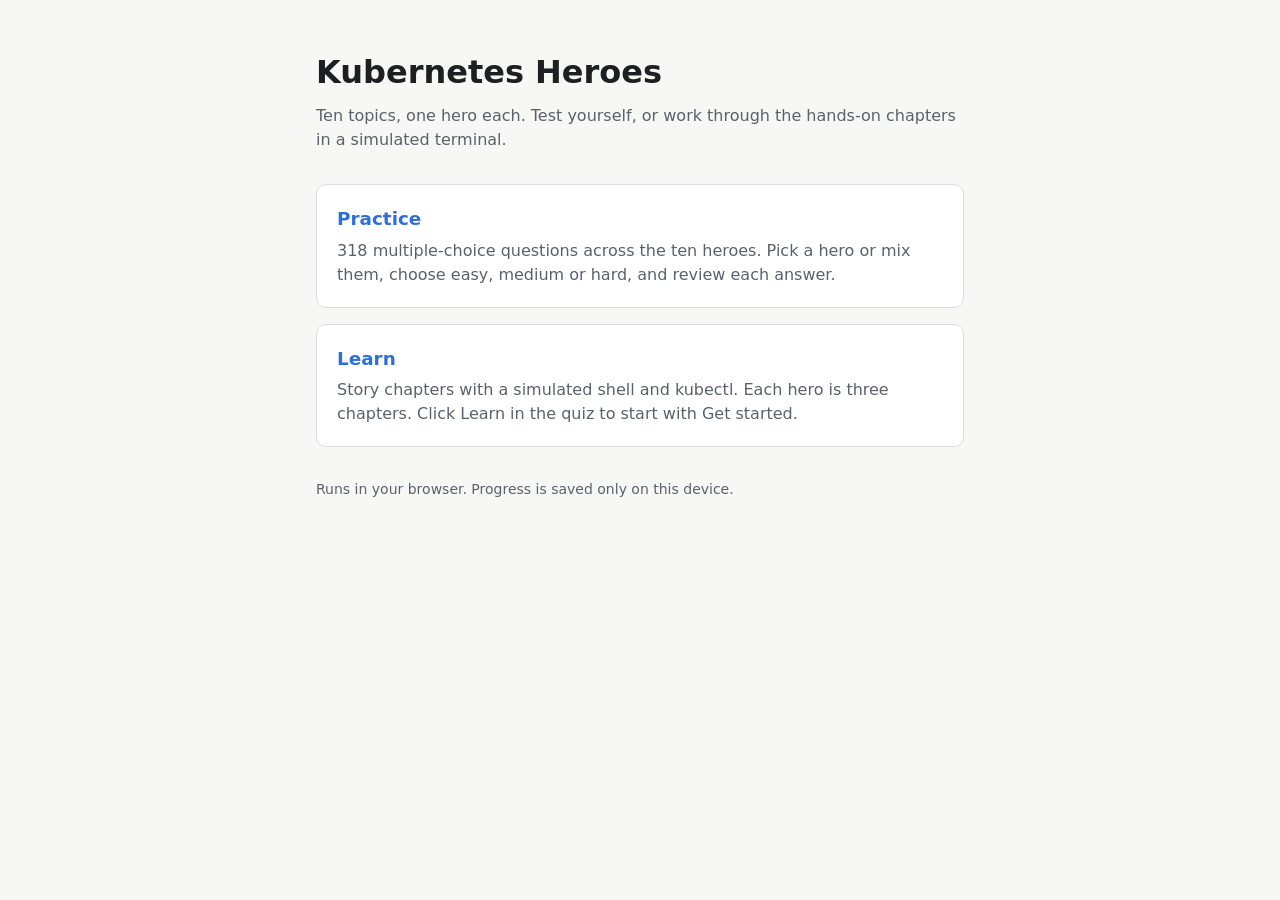
<file: index.html>
<!doctype html>
<html lang="en">
<head>
<meta charset="utf-8">
<meta name="viewport" content="width=device-width, initial-scale=1">
<title>Kubernetes Heroes</title>
<meta name="description" content="Practice questions and hands-on Learn chapters for ten Kubernetes topics.">
<style>
  :root { --bg:#f7f7f5; --fg:#1d1f23; --muted:#5b616b; --card:#ffffff; --line:#d9dce1; --accent:#2f6fdb; }
  @media (prefers-color-scheme: dark) {
    :root:not([data-theme="light"]) { --bg:#15171b; --fg:#e8eaee; --muted:#9aa1ab; --card:#1d2026; --line:#2e333c; --accent:#7aa7ff; }
  }
  :root[data-theme="dark"] { --bg:#15171b; --fg:#e8eaee; --muted:#9aa1ab; --card:#1d2026; --line:#2e333c; --accent:#7aa7ff; }
  * { box-sizing: border-box; }
  body { margin:0; background:var(--bg); color:var(--fg); font:16px/1.5 system-ui, -apple-system, "Segoe UI", sans-serif; }
  main { max-width: 680px; margin: 0 auto; padding: 48px 16px; }
  h1 { font-size: 2rem; margin: 0 0 8px; }
  p.lead { color: var(--muted); margin: 0 0 32px; }
  .card { display:block; background:var(--card); border:1px solid var(--line); border-radius:10px; padding:20px; margin-bottom:16px; color:inherit; text-decoration:none; }
  .card:hover { border-color: var(--accent); }
  .card h2 { font-size:1.15rem; margin:0 0 6px; color:var(--accent); }
  .card p { margin:0; color:var(--muted); }
  footer { color:var(--muted); font-size:.875rem; margin-top:32px; }
</style>
</head>
<body>
<main>
  <h1>Kubernetes Heroes</h1>
  <p class="lead">Ten topics, one hero each. Test yourself, or work through the hands-on chapters in a simulated terminal.</p>

  <a class="card" href="quiz/index.html">
    <h2>Practice</h2>
    <p>318 multiple-choice questions across the ten heroes. Pick a hero or mix them, choose easy, medium or hard, and review each answer.</p>
  </a>

  <a class="card" href="quiz/index.html">
    <h2>Learn</h2>
    <p>Story chapters with a simulated shell and kubectl. Each hero is three chapters. Click Learn in the quiz to start with Get started.</p>
  </a>

  <footer>Runs in your browser. Progress is saved only on this device.</footer>
</main>
</body>
</html>
</file>
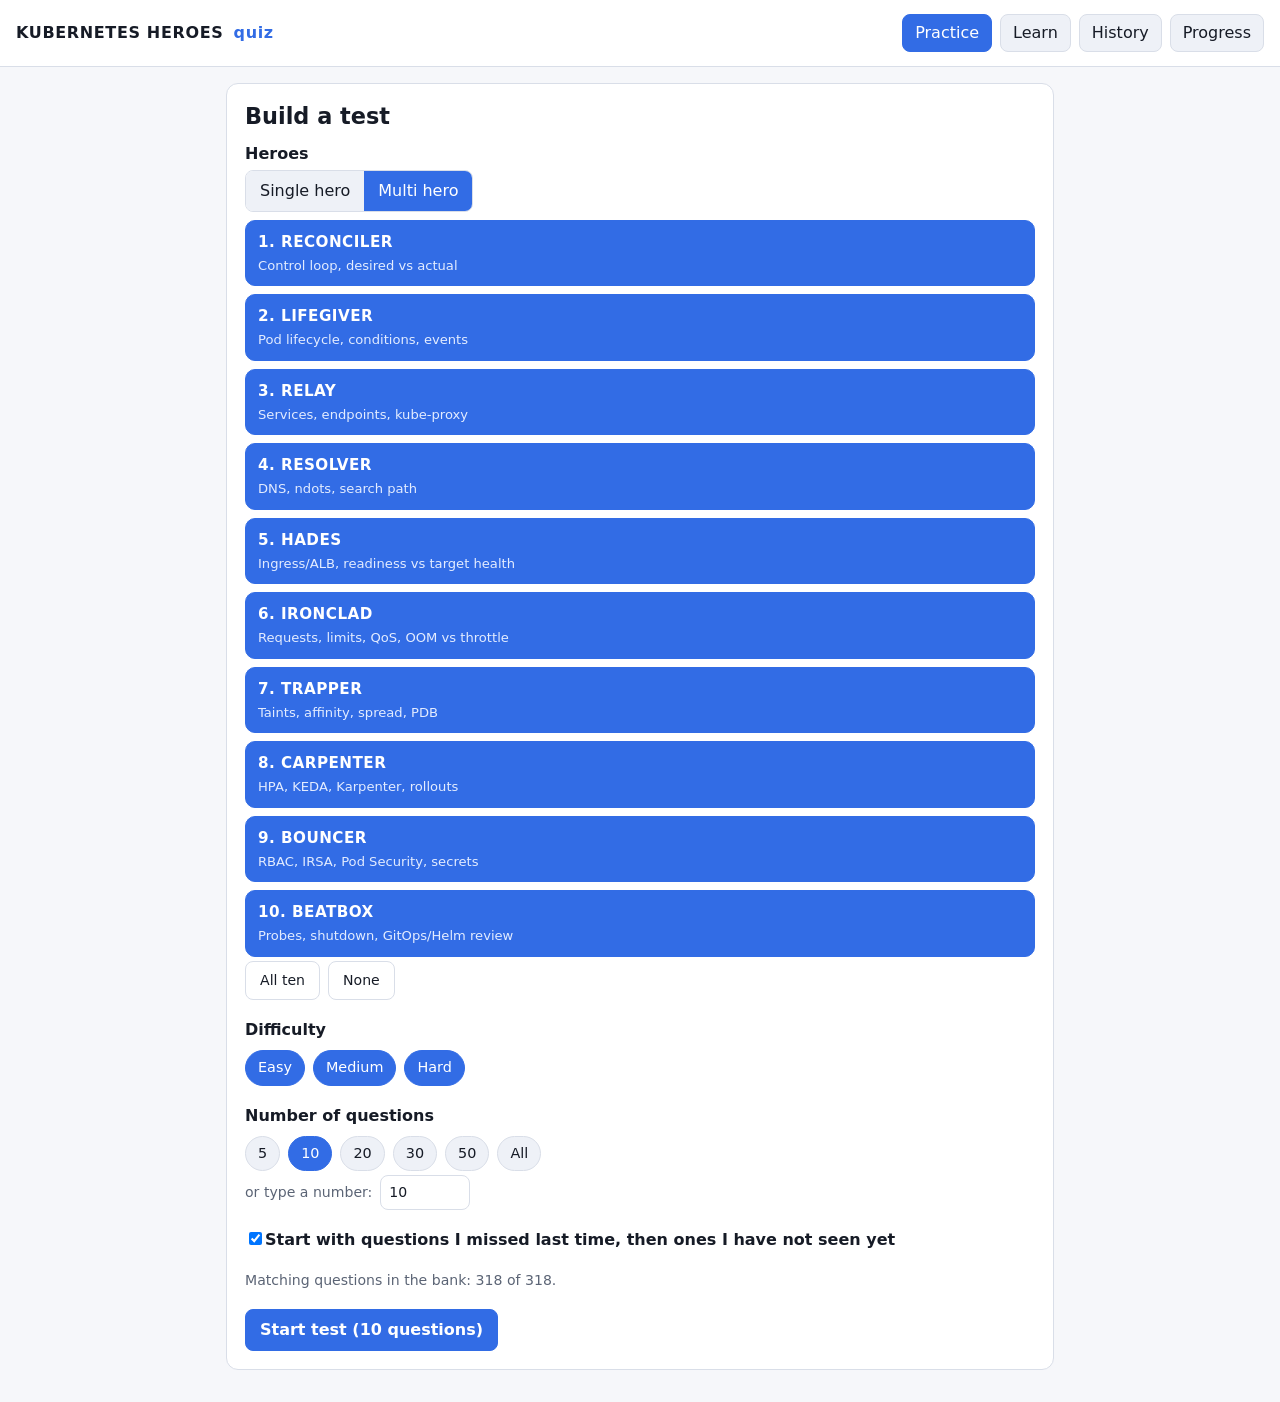
<file: quiz/index.html>
<!doctype html>
<html lang="en">
<head>
<meta charset="utf-8">
<meta name="viewport" content="width=device-width, initial-scale=1">
<title>Kubernetes Heroes Quiz</title>
<link rel="stylesheet" href="style.css">
<link rel="stylesheet" href="lab/lab.css">
</head>
<body>
<header class="top">
  <div class="brand">KUBERNETES HEROES <span>quiz</span></div>
  <nav>
    <button class="navbtn on" data-nav="setup">Practice</button>
    <button class="navbtn" data-nav="learn">Learn</button>
    <button class="navbtn" data-nav="history">History</button>
    <button class="navbtn" data-nav="progress">Progress</button>
  </nav>
</header>

<main id="app">
  <noscript>This quiz needs JavaScript turned on.</noscript>
</main>

<script src="data/01-reconciler.js"></script>
<script src="data/02-lifegiver.js"></script>
<script src="data/03-relay.js"></script>
<script src="data/04-resolver.js"></script>
<script src="data/05-hades.js"></script>
<script src="data/06-ironclad.js"></script>
<script src="data/07-trapper.js"></script>
<script src="data/08-carpenter.js"></script>
<script src="data/09-bouncer.js"></script>
<script src="data/10-beatbox.js"></script>
<script src="lab/engine.js"></script>
<script src="lab/backlog/01-reconciler.js"></script>
<script src="lab/backlog/02-lifegiver.js"></script>
<script src="lab/backlog/03-relay.js"></script>
<script src="lab/backlog/04-resolver.js"></script>
<script src="lab/backlog/05-hades.js"></script>
<script src="lab/backlog/06-ironclad.js"></script>
<script src="lab/backlog/07-trapper.js"></script>
<script src="lab/backlog/08-carpenter.js"></script>
<script src="lab/backlog/09-bouncer.js"></script>
<script src="lab/backlog/10-beatbox.js"></script>
<script src="lab/backlog/00-start.js"></script>
<script src="lab/story-start.js"></script>
<script src="lab/story-lifegiver.js"></script>
<script src="lab/story-relay.js"></script>
<script src="lab/story-resolver.js"></script>
<script src="lab/story-hades.js"></script>
<script src="lab/story-ironclad.js"></script>
<script src="lab/story-trapper.js"></script>
<script src="lab/story-carpenter.js"></script>
<script src="lab/story-bouncer.js"></script>
<script src="lab/story-beatbox.js"></script>
<script src="lab/story-reconciler.js"></script>
<script src="lab/lab.js"></script>
<script src="app.js"></script>
</body>
</html>
</file>
<file: quiz/style.css>
:root {
  --bg: #f6f7fa;
  --card: #ffffff;
  --ink: #161b26;
  --muted: #5b6475;
  --line: #d9dee8;
  --accent: #326ce5;
  --ok: #1f8a4c;
  --ok-bg: #e4f5ea;
  --bad: #c0392b;
  --bad-bg: #fbe7e4;
  --warn: #b7791f;
  --chip: #eef1f7;
  --radius: 12px;
}

@media (prefers-color-scheme: dark) {
  :root:not([data-theme="light"]) {
    --bg: #0f1420;
    --card: #181f2e;
    --ink: #e7ebf3;
    --muted: #9aa4b8;
    --line: #2a3347;
    --accent: #6d9cf5;
    --ok: #53c17f;
    --ok-bg: #1d3a2a;
    --bad: #ef7b6c;
    --bad-bg: #3d2320;
    --warn: #e0b35a;
    --chip: #222b3f;
  }
}

:root[data-theme="dark"] {
  --bg: #0f1420;
  --card: #181f2e;
  --ink: #e7ebf3;
  --muted: #9aa4b8;
  --line: #2a3347;
  --accent: #6d9cf5;
  --ok: #53c17f;
  --ok-bg: #1d3a2a;
  --bad: #ef7b6c;
  --bad-bg: #3d2320;
  --warn: #e0b35a;
  --chip: #222b3f;
}

* { box-sizing: border-box; }

body {
  margin: 0;
  background: var(--bg);
  color: var(--ink);
  font: 16px/1.5 system-ui, -apple-system, "Segoe UI", Roboto, sans-serif;
}

.top {
  display: flex;
  flex-wrap: wrap;
  gap: 12px;
  align-items: center;
  justify-content: space-between;
  padding: 14px 16px;
  border-bottom: 1px solid var(--line);
  background: var(--card);
  position: sticky;
  top: 0;
  z-index: 5;
}
.brand { font-weight: 800; letter-spacing: .04em; }
.brand span { color: var(--accent); font-weight: 600; margin-left: 4px; }
nav { display: flex; gap: 8px; }

main { max-width: 860px; margin: 0 auto; padding: 16px; }

h1, h2, h3 { line-height: 1.25; margin: 0 0 12px; }
h2 { font-size: 1.4rem; }
h3 { font-size: 1.1rem; }
p { margin: 0 0 12px; }
.muted { color: var(--muted); }
.small { font-size: .88rem; }

.card {
  background: var(--card);
  border: 1px solid var(--line);
  border-radius: var(--radius);
  padding: 18px;
  margin-bottom: 16px;
}

button {
  font: inherit;
  color: var(--ink);
  background: var(--chip);
  border: 1px solid var(--line);
  border-radius: 8px;
  padding: 8px 14px;
  cursor: pointer;
}
button:hover:not(:disabled) { border-color: var(--accent); }
button:disabled { opacity: .45; cursor: not-allowed; }
button.primary { background: var(--accent); color: #fff; border-color: var(--accent); font-weight: 600; }
button.ghost { background: transparent; }
button.danger { color: var(--bad); }
button.navbtn { padding: 6px 12px; }
button.navbtn.on { background: var(--accent); color: #fff; border-color: var(--accent); }

.row { display: flex; flex-wrap: wrap; gap: 8px; align-items: center; }
.between { justify-content: space-between; }
.seg { display: inline-flex; border: 1px solid var(--line); border-radius: 8px; overflow: hidden; }
.seg button { border: 0; border-radius: 0; }
.seg button.on { background: var(--accent); color: #fff; }

.chips { display: flex; flex-wrap: wrap; gap: 8px; margin: 8px 0 4px; }
.chip { border-radius: 999px; padding: 6px 12px; font-size: .9rem; }
.chip.on { background: var(--accent); color: #fff; border-color: var(--accent); }

.field { margin-bottom: 18px; }
.field > label, .field > .lbl { display: block; font-weight: 700; margin-bottom: 4px; }

input[type="number"] {
  font: inherit;
  width: 90px;
  padding: 6px 8px;
  border-radius: 8px;
  border: 1px solid var(--line);
  background: var(--card);
  color: var(--ink);
}

.check { display: flex; gap: 8px; align-items: center; }

.quiz-top { display: flex; flex-wrap: wrap; gap: 8px; align-items: center; margin-bottom: 10px; }
.pill {
  display: inline-block;
  padding: 2px 10px;
  border-radius: 999px;
  font-size: .8rem;
  font-weight: 700;
  background: var(--chip);
  border: 1px solid var(--line);
}
.pill.hero { color: var(--accent); }
.pill.l1 { color: var(--ok); }
.pill.l2 { color: var(--warn); }
.pill.l3 { color: var(--bad); }
.count { margin-left: auto; color: var(--muted); font-variant-numeric: tabular-nums; }

.bar { height: 8px; background: var(--chip); border-radius: 999px; overflow: hidden; margin-bottom: 16px; }
.bar .fill { height: 100%; background: var(--accent); transition: width .2s; }

.q { font-size: 1.15rem; margin: 6px 0 16px; }

.opts { display: grid; gap: 10px; }
.opt {
  text-align: left;
  padding: 12px 14px;
  font-size: 1rem;
  display: flex;
  gap: 10px;
  align-items: flex-start;
}
.opt kbd {
  font: 600 .8rem ui-monospace, Menlo, monospace;
  border: 1px solid var(--line);
  border-radius: 6px;
  padding: 1px 6px;
  color: var(--muted);
  flex-shrink: 0;
}
.opt.right { background: var(--ok-bg); border-color: var(--ok); }
.opt.wrong { background: var(--bad-bg); border-color: var(--bad); }

.why {
  margin-top: 14px;
  padding: 12px 14px;
  border-radius: 8px;
  border: 1px solid var(--line);
}
.why.ok { background: var(--ok-bg); border-color: var(--ok); }
.why.bad { background: var(--bad-bg); border-color: var(--bad); }

.actions { display: flex; justify-content: space-between; gap: 8px; margin-top: 18px; flex-wrap: wrap; }

.score { font-size: 2.6rem; font-weight: 800; line-height: 1; }

table { width: 100%; border-collapse: collapse; font-size: .92rem; }
th, td { text-align: left; padding: 8px 6px; border-bottom: 1px solid var(--line); vertical-align: middle; }
th { color: var(--muted); font-weight: 600; font-size: .85rem; }
td.num, th.num { text-align: right; font-variant-numeric: tabular-nums; }

.meter { height: 8px; background: var(--chip); border-radius: 999px; overflow: hidden; min-width: 80px; }
.meter > div { height: 100%; background: var(--accent); }
.meter.good > div { background: var(--ok); }
.meter.mid > div { background: var(--warn); }
.meter.low > div { background: var(--bad); }

.missed { border-left: 3px solid var(--bad); padding: 8px 12px; margin: 10px 0; background: var(--bad-bg); border-radius: 6px; }
.missed .you { color: var(--bad); }
.missed .good { color: var(--ok); }

.notice { color: var(--warn); font-size: .9rem; margin-top: 6px; }

.hero-grid { display: grid; grid-template-columns: repeat(auto-fill, minmax(190px, 1fr)); gap: 8px; margin: 8px 0 4px; }
.hero-card { text-align: left; display: flex; flex-direction: column; gap: 2px; padding: 10px 12px; border-radius: 10px; }
.hero-card strong { font-size: .95rem; letter-spacing: .03em; }
.hero-card .theme { font-size: .82rem; color: var(--muted); font-weight: 400; }
.hero-card.on { background: var(--accent); color: #fff; border-color: var(--accent); }
.hero-card.on .theme { color: #e3ecff; }

.hist { border: 1px solid var(--line); border-radius: 10px; margin-bottom: 8px; overflow: hidden; }
.hist-head { width: 100%; display: grid; gap: 2px; text-align: left; border: 0; border-radius: 0; background: transparent; padding: 10px 12px; }
.hist-date { font-weight: 700; }
.hist-meta { color: var(--muted); font-size: .88rem; }
.hist-score { font-variant-numeric: tabular-nums; font-size: .9rem; }
.hist-body { padding: 10px 12px 12px; border-top: 1px solid var(--line); }
.hist-qs { margin-top: 10px; }
.hist-q { display: flex; gap: 10px; padding: 8px 10px; border-radius: 8px; margin-bottom: 6px; border: 1px solid var(--line); }
.hist-q.ok { background: var(--ok-bg); border-color: var(--ok); }
.hist-q.bad { background: var(--bad-bg); border-color: var(--bad); }
.hist-q .mark { font-weight: 800; }
.hist-qtext { font-size: .92rem; margin-top: 4px; }

.band { font-size: 1.3rem; font-weight: 800; color: var(--accent); }
.good-txt { color: var(--ok); font-weight: 600; }
.bad-txt { color: var(--bad); font-weight: 600; }
.areas { padding-left: 18px; margin: 0 0 8px; }
.areas li { margin-bottom: 6px; }
.ans { border: 1px solid var(--line); border-left-width: 4px; border-radius: 10px; padding: 12px 14px; margin-bottom: 10px; }
.ans.ok { border-left-color: var(--ok); }
.ans.bad { border-left-color: var(--bad); }
.ans-top { display: flex; flex-wrap: wrap; gap: 8px; align-items: center; margin-bottom: 6px; font-size: .9rem; }
.ans-q { margin: 4px 0 8px; font-weight: 600; }
.ans-why { margin-top: 6px; }

@media (max-width: 560px) {
  main { padding: 12px; }
  .score { font-size: 2.1rem; }
  .count { margin-left: 0; width: 100%; }
  th, td { font-size: .82rem; padding: 6px 4px; }
}
</file>
<file: quiz/lab/lab.css>
/* Learn section styles. Colors come from the tokens in style.css, so light and dark themes both work. */

.lab { display: block; }
.lab-top { margin-bottom: 8px; }
.lab-title { margin: 4px 0 2px; }
.lab .card { margin-bottom: 14px; }

.muted-card { opacity: .8; }
.lab-hero { cursor: pointer; }

.chapter-card { display: flex; flex-direction: column; gap: 8px; }

.backlog { padding-left: 20px; margin: 8px 0 0; }
.backlog li { margin: 4px 0; }

/* Play screen uses the whole window: instructions left, terminal right. */
main.lab-wide { max-width: none; padding: 12px 16px; }

.lab-grid {
  display: grid;
  grid-template-columns: minmax(0, 1fr) minmax(0, 1.2fr);
  gap: 16px;
  align-items: stretch;
  height: calc(100vh - 110px);
  min-height: 520px;
}
@media (max-width: 820px) {
  .lab-grid { grid-template-columns: minmax(0, 1fr); height: auto; min-height: 0; }
  .term { min-height: 380px; }
}

.lab-story { margin-bottom: 0; overflow: auto; }
.story { margin: 8px 0; }

/* Emphasis: bold accent for points that need attention, monospace for commands and paths. */
.attn {
  color: var(--accent);
  font-weight: 800;
  background: linear-gradient(transparent 60%, color-mix(in srgb, var(--accent) 22%, transparent) 60%);
  padding: 0 2px;
}
.lab code, .lab .story code, .lab .goal code, .lab .hint code, .lab .concept code {
  font-family: ui-monospace, "SF Mono", Menlo, Consolas, monospace;
  font-size: .9em;
  font-weight: 600;
  background: var(--chip);
  color: var(--ink);
  border: 1px solid var(--line);
  border-radius: 4px;
  padding: 0 4px;
  white-space: nowrap;
}

.concept {
  background: var(--chip);
  border-left: 4px solid var(--accent);
  border-radius: 6px;
  padding: 10px 12px;
  margin: 12px 0;
  font-size: .97rem;
  font-style: italic;
}
.concept-label {
  display: block;
  font-style: normal;
  font-size: .72rem;
  font-weight: 800;
  letter-spacing: .08em;
  text-transform: uppercase;
  color: var(--accent);
  margin-bottom: 2px;
}

.tasks { list-style: none; padding: 0; margin: 12px 0; display: grid; gap: 8px; }
.task {
  border: 1px solid var(--line);
  border-radius: 10px;
  padding: 10px 12px;
  background: var(--card);
}
.task-done { opacity: .75; border-color: var(--ok); }
.task-done strong { color: var(--ok); }
.task-current { border-color: var(--accent); box-shadow: 0 0 0 1px var(--accent) inset; }
.task-next { color: var(--muted); }
.goal { margin: 6px 0 4px; font-weight: 600; }
.hint { font-size: .9rem; color: var(--muted); margin: 4px 0; padding-left: 8px; border-left: 2px solid var(--line); }
.small-btn { font-size: .85rem; padding: 4px 10px; margin-top: 4px; }

.outro {
  position: relative;
  border-top: 1px solid var(--line);
  margin-top: 14px;
  padding-top: 10px;
}
.outro h4 { margin: 12px 0 4px; }
.outro .badge {
  display: none;
  width: 52px; height: 52px;
  border-radius: 50%;
  background: var(--ok);
  color: #fff;
  font-size: 28px;
  font-weight: 800;
  line-height: 52px;
  text-align: center;
  margin-bottom: 6px;
}
.outro.celebrate .badge { display: block; animation: lab-pop .55s cubic-bezier(.2, 1.4, .4, 1) both; }
.outro.celebrate h3 { animation: lab-rise .6s ease-out .15s both; }

.burst { position: absolute; left: 0; right: 0; top: 0; height: 0; pointer-events: none; }
.burst span {
  position: absolute;
  width: 9px; height: 9px;
  border-radius: 50%;
  animation: lab-burst .9s ease-out forwards;
}

.task-flash { animation: lab-flash 1s ease-out; }

@keyframes lab-pop {
  0% { transform: scale(.4); opacity: 0; }
  60% { transform: scale(1.12); opacity: 1; }
  100% { transform: scale(1); }
}
@keyframes lab-rise {
  from { transform: translateY(6px); opacity: 0; }
  to { transform: none; opacity: 1; }
}
@keyframes lab-burst {
  0% { transform: translate(0, 0) scale(1); opacity: 1; }
  100% { transform: translate(var(--dx), var(--dy)) scale(.3); opacity: 0; }
}
@keyframes lab-flash {
  0% { background: var(--ok-bg); border-color: var(--ok); }
  100% { background: var(--card); }
}

@media (prefers-reduced-motion: reduce) {
  .outro.celebrate .badge, .outro.celebrate h3, .burst span, .task-flash { animation: none; }
}

.term {
  background: #0d1117;
  color: #d6dde6;
  border-radius: var(--radius);
  padding: 10px 12px 12px;
  font-family: ui-monospace, "SF Mono", Menlo, Consolas, monospace;
  font-size: 13px;
  line-height: 1.45;
  min-height: 0;
  display: flex;
  flex-direction: column;
  cursor: text;
}
.term-bar {
  display: flex;
  justify-content: space-between;
  align-items: center;
  gap: 8px;
  color: #8b97a6;
  font-size: 12px;
  border-bottom: 1px solid #1f2a37;
  padding-bottom: 6px;
  margin-bottom: 6px;
}
.term-bar button { color: #d6dde6; border-color: #334155; font-size: 12px; padding: 3px 8px; }
.term-out {
  flex: 1;
  min-height: 0;
  overflow: auto;
  white-space: pre-wrap;
  word-break: break-word;
}
.tl.cmd { color: #8ecaff; }
.tl.out { color: #d6dde6; }
.tl.err { color: #ff8b8b; }
.tl.ok { color: #8fe59b; }
.tl.note { color: #8b97a6; font-style: italic; }
.term-line { display: flex; gap: 6px; align-items: baseline; margin-top: 4px; }
.prompt { color: #7ee787; white-space: nowrap; }
.term-in {
  flex: 1;
  min-width: 0;
  background: transparent;
  border: 0;
  outline: none;
  color: inherit;
  font: inherit;
  padding: 0;
}

/* Numbered lists of heroes: one below the other. Used by the Learn menu and the Practice picker. */
.hero-list { display: grid; grid-template-columns: minmax(0, 1fr); gap: 8px; margin: 8px 0 4px; }
.hero-row {
  display: flex;
  align-items: center;
  gap: 12px;
  text-align: left;
  padding: 10px 12px;
  border-radius: 10px;
  width: 100%;
}
.hero-no {
  flex: 0 0 auto;
  width: 30px; height: 30px;
  border-radius: 50%;
  background: var(--chip);
  color: var(--accent);
  font-weight: 800;
  display: grid;
  place-items: center;
  font-variant-numeric: tabular-nums;
}
.hero-txt { display: flex; flex-direction: column; gap: 2px; min-width: 0; }
.hero-txt .theme { font-size: .85rem; color: var(--muted); }

.start-card {
  display: flex;
  flex-direction: column;
  gap: 4px;
  text-align: left;
  width: 100%;
  padding: 14px 16px;
  margin: 8px 0 12px;
  border: 2px solid var(--accent);
  border-radius: 12px;
}
.start-card .theme { font-size: .9rem; color: var(--muted); font-weight: 400; }
.start-badge {
  align-self: flex-start;
  background: var(--accent);
  color: #fff;
  font-size: .72rem;
  font-weight: 800;
  letter-spacing: .06em;
  text-transform: uppercase;
  border-radius: 999px;
  padding: 2px 10px;
}

/* Spoilers: a hidden command shows dashes until clicked. */
.spoiler {
  display: inline-block;
  font-family: ui-monospace, "SF Mono", Menlo, Consolas, monospace;
  font-size: .9em;
  letter-spacing: .1em;
  color: var(--muted);
  background: var(--chip);
  border: 1px dashed var(--line);
  border-radius: 4px;
  padding: 0 6px;
  cursor: pointer;
  user-select: none;
  vertical-align: baseline;
}
.spoiler:hover, .spoiler:focus-visible { border-color: var(--accent); color: var(--ink); outline: none; }
.spoiler.open { letter-spacing: normal; border-style: solid; border-color: var(--accent); cursor: default; user-select: text; }
.spoiler.open code { border: 0; padding: 0; background: transparent; }

/* Task numbers such as 1.2 */
.tnum {
  display: inline-block;
  font-family: ui-monospace, "SF Mono", Menlo, Consolas, monospace;
  font-size: .8rem;
  font-weight: 800;
  color: var(--accent);
  background: var(--chip);
  border-radius: 6px;
  padding: 1px 6px;
  margin-right: 4px;
}

/* Progress: percentages and bars */
.pct { font-weight: 800; font-variant-numeric: tabular-nums; color: var(--accent); }
.lab-bar { margin: 6px 0 8px; }
.lab-overall { margin-bottom: 14px; }
.chapter-pct { margin-top: 6px; }
.ok-pill { background: var(--ok); color: #fff; border-color: var(--ok); }

/* Done chapters and sections: green, with a check, so they stand out. */
.chapter-card.done, .hero-row.done, .start-card.done {
  background: var(--ok-bg);
  border-color: var(--ok);
}
.chapter-card.done strong { color: var(--ok); }
.hero-row.done .hero-no { background: var(--ok); color: #fff; }
.start-card.done .start-badge { background: var(--ok); }

/* Text in the terminal can be highlighted and copied. Names in the output can be clicked to insert them. */
.term, .term-out, .tl { user-select: text; -webkit-user-select: text; }
.tl.out .pick {
  color: #7ee787;
  text-decoration: underline dotted;
  text-underline-offset: 3px;
  cursor: pointer;
  border-radius: 3px;
}
.tl.out .pick:hover { background: #1f2a37; text-decoration-style: solid; }
</file>
